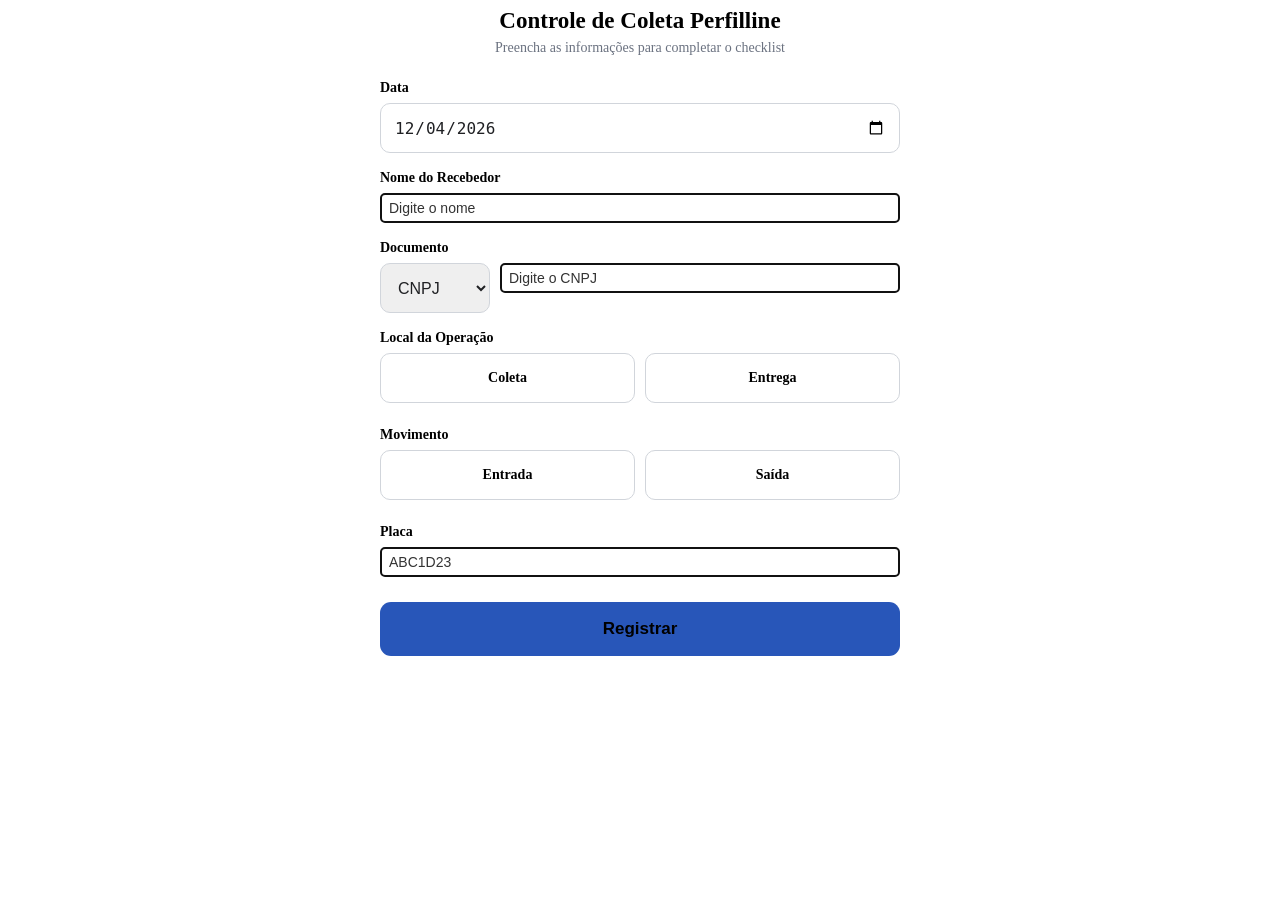
<file: checklist.html>
<!DOCTYPE html>
<html lang="pt-BR">

<head>

    <meta charset="UTF-8">

    <meta name="viewport" content="width=device-width, initial-scale=1.0">

    <title>Checklist</title>

    <style>
        /* ==================================================
           CONFIGURAÇÃO GERAL
        ================================================== */

        * {
            box-sizing: border-box;
        }

        body {


            /* ==================================================   
           CONTAINER
        ================================================== */

            .container {
                width: 100%;
                max-width: 520px;
                margin: auto;
            }


            /* ==================================================
           TÍTULO
        ================================================== */

            h1 {
                margin: 0 0 6px;
                text-align: center;
                font-size: 23px;
            }

            .subtitle {
                margin-bottom: 24px;
                text-align: center;
                color: #6b7280;
                font-size: 14px;
            }


            /* ==================================================
           CAMPOS
        ================================================== */

            .campo {
                margin-bottom: 17px;
            }

            label {
                display: block;
                margin-bottom: 7px;
                font-size: 14px;
                font-weight: bold;
            }


            /* ==================================================
           CAMPOS NORMAIS
        ================================================== */

            input,
            select {
                width: 100%;
                height: 50px;
                padding: 0 13px;

                border: 1px solid #d1d5db;
                border-radius: 10px;

                font-size: 16px;

                color: #202124;
            }

            input:focus,
            select:focus {
                outline: none;
                border-color: #2563eb;
            }


            /* ==================================================
           CAMPOS MARCADOS EM VERMELHO
           MESMO ESTILO DA SEGUNDA IMAGEM
        ================================================== */

            .campo-estilo-login {
                width: 100%;
                height: 30px;

                padding: 0 7px;

                background: rgba(255, 255, 255, 0.30);

                border: 2px solid #111;
                border-radius: 5px;

                color: #000;

                font-size: 14px;

                outline: none;

                box-shadow: none;
            }

            .campo-estilo-login::placeholder {
                color: #333;
                opacity: 1;
            }

            .campo-estilo-login:focus {
                outline: none;

                border-color: #111;

                box-shadow: none;
            }


            /* ==================================================
           CPF / CNPJ
        ================================================== */

            .documento {
                display: grid;
                grid-template-columns: 110px 1fr;
                gap: 10px;
            }


            /* ==================================================
           BOTÕES DE OPÇÃO
        ================================================== */

            .opcoes {
                display: grid;
                grid-template-columns: 1fr 1fr;
                gap: 10px;
            }

            .opcao input {
                display: none;
            }

            .opcao label {
                height: 50px;

                display: flex;
                align-items: center;
                justify-content: center;

                border: 1px solid #d1d5db;
                border-radius: 10px;

                cursor: pointer;
                transition: 0.2s;
            }

            .opcao input:checked+label {
                background: #f59506;
                border-color: #f59506;
            }


            /* ==================================================
           CAMPOS DINÂMICOS
        ================================================== */

            .campo-dinamico {
                display: none;

                margin-top: 12px;
                padding: 12px;

                background: #f8fafc;
                border: 1px solid #e5e7eb;
                border-radius: 10px;
            }

            .campo-dinamico.mostrar {
                display: block;
            }


            /* ==================================================
           BOTÃO REGISTRAR
        ================================================== */

            button {
                width: 100%;
                height: 54px;

                margin-top: 8px;

                border: none;
                border-radius: 11px;

                background: #2856b9;

                font-size: 17px;
                font-weight: bold;

                cursor: pointer;
            }

            button:hover {
                background: #f59506;
            }


            /* ==================================================
           MENSAGEM
        ================================================== */

            #mensagem {
                display: none;

                margin-top: 15px;
                padding: 13px;

                border-radius: 10px;
                text-align: center;

                font-size: 14px;
            }

            #mensagem.sucesso {
                display: block;
                background: #dcfce7;
                color: #166534;
            }

            #mensagem.erro {
                display: block;
                background: #fee2e2;
                color: #991b1b;
            }


            /* ==================================================
           CELULAR
        ================================================== */

            @media (max-width: 400px) {

                body {
                    padding: 10px;
                }

                .card {
                    padding: 17px;
                }

                .documento {
                    grid-template-columns: 95px 1fr;
                }

            }

            </body>
    </style>

</head>


<body>


    <div class="container">

        <div class="card">


            <!-- ==================================================
             TÍTULO
        ================================================== -->

            <h1>Controle de Coleta Perfilline</h1>

            <div class="subtitle">
                Preencha as informações para completar o checklist
            </div>


            <!-- ==================================================
             FORMULÁRIO
        ================================================== -->

            <form id="formulario">


                <!-- DATA -->

                <div class="campo">

                    <label for="data">
                        Data
                    </label>

                    <input type="date" id="data" required>

                </div>


                <!-- RECEBEDOR -->

                <div class="campo">

                    <label for="recebedor">
                        Nome do Recebedor
                    </label>

                    <input type="text" id="recebedor" class="campo-estilo-login" placeholder="Digite o nome" required>

                </div>


                <!-- CPF / CNPJ -->

                <div class="campo">

                    <label>
                        Documento
                    </label>

                    <div class="documento">

                        <select id="tipoDocumento">

                            <option value="CNPJ">
                                CNPJ
                            </option>

                            <option value="CPF">
                                CPF
                            </option>

                        </select>


                        <input type="text" id="documento" class="campo-estilo-login" placeholder="Digite o CNPJ"
                            inputmode="numeric" maxlength="14" required>

                    </div>

                </div>


                <!-- ==================================================
                 OPERAÇÃO
            ================================================== -->

                <div class="campo">

                    <label>
                        Local da Operação
                    </label>


                    <div class="opcoes">


                        <!-- COLETA -->

                        <div class="opcao">

                            <input type="radio" id="coleta" name="operacao" value="Coleta" required>

                            <label for="coleta">
                                Coleta
                            </label>

                        </div>


                        <!-- ENTREGA -->

                        <div class="opcao">

                            <input type="radio" id="entrega" name="operacao" value="Entrega">

                            <label for="entrega">
                                Entrega
                            </label>

                        </div>


                    </div>


                    <!-- LOCAL DA COLETA -->

                    <div id="campoColeta" class="campo-dinamico">

                        <label for="localColeta">
                            Local da Coleta
                        </label>

                        <input type="text" id="localColeta" class="campo-estilo-login" placeholder="Digite o local">

                    </div>


                    <!-- LOCAL DA ENTREGA -->

                    <div id="campoEntrega" class="campo-dinamico">

                        <label for="localEntrega">
                            Local da Entrega
                        </label>

                        <input type="text" id="localEntrega" class="campo-estilo-login" placeholder="Digite o local">

                    </div>


                </div>


                <!-- ==================================================
                 MOVIMENTO
            ================================================== -->

                <div class="campo">

                    <label>
                        Movimento
                    </label>


                    <div class="opcoes">


                        <!-- ENTRADA -->

                        <div class="opcao">

                            <input type="radio" id="entrada" name="movimento" value="Entrada" required>

                            <label for="entrada">
                                Entrada
                            </label>

                        </div>


                        <!-- SAÍDA -->

                        <div class="opcao">

                            <input type="radio" id="saida" name="movimento" value="Saída">

                            <label for="saida">
                                Saída
                            </label>

                        </div>


                    </div>


                    <!-- HORA DE ENTRADA -->

                    <div id="campoEntrada" class="campo-dinamico">

                        <label for="horaEntrada">
                            Hora de Entrada
                        </label>

                        <input type="time" id="horaEntrada" class="campo-estilo-login">

                    </div>


                    <!-- HORA DE SAÍDA -->

                    <div id="campoSaida" class="campo-dinamico">

                        <label for="horaSaida">
                            Hora de Saída
                        </label>

                        <input type="time" id="horaSaida" class="campo-estilo-login">

                    </div>


                </div>


                <!-- ==================================================
                 PLACA
            ================================================== -->

                <div class="campo">

                    <label for="placa">
                        Placa
                    </label>

                    <input type="text" id="placa" class="campo-estilo-login" placeholder="ABC1D23" maxlength="7"
                        required>

                </div>


                <!-- ==================================================
                 BOTÃO
            ================================================== -->

                <button type="submit">
                    Registrar
                </button>


                <!-- MENSAGEM -->

                <div id="mensagem"></div>


            </form>


        </div>

    </div>


    <script>


        /* ==========================================================
           INICIALIZAÇÃO
        ========================================================== */

        document.addEventListener("DOMContentLoaded", function () {

            colocarDataAtual();

            configurarOperacao();

            configurarMovimento();

            configurarDocumento();

            configurarPlaca();

            configurarFormulario();

        });


        /* ==========================================================
           DATA ATUAL
        ========================================================== */

        function colocarDataAtual() {

            const hoje = new Date();

            const ano = hoje.getFullYear();

            const mes = String(
                hoje.getMonth() + 1
            ).padStart(2, "0");

            const dia = String(
                hoje.getDate()
            ).padStart(2, "0");

            document.getElementById("data").value =
                `${ano}-${mes}-${dia}`;
        }


        /* ==========================================================
           COLETA / ENTREGA
        ========================================================== */

        function configurarOperacao() {

            const radios =
                document.querySelectorAll(
                    'input[name="operacao"]'
                );


            radios.forEach(function (radio) {

                const label =
                    document.querySelector(
                        `label[for="${radio.id}"]`
                    );


                label.addEventListener(
                    "click",
                    function (evento) {

                        if (radio.checked) {

                            evento.preventDefault();

                            const campo =
                                radio.value === "Coleta"
                                    ? "campoColeta"
                                    : "campoEntrega";

                            const elemento =
                                document.getElementById(campo);

                            elemento.classList.toggle("mostrar");

                            return;

                        }


                        esconder("campoColeta");

                        esconder("campoEntrega");

                        radio.checked = true;


                        if (radio.value === "Coleta") {

                            mostrar("campoColeta");

                        }


                        if (radio.value === "Entrega") {

                            mostrar("campoEntrega");

                        }

                    }
                );

            });

        }


        /* ==========================================================
           ENTRADA / SAÍDA
        ========================================================== */

        function configurarMovimento() {

            const radios =
                document.querySelectorAll(
                    'input[name="movimento"]'
                );


            radios.forEach(function (radio) {

                const label =
                    document.querySelector(
                        `label[for="${radio.id}"]`
                    );


                label.addEventListener(
                    "click",
                    function (evento) {

                        if (radio.checked) {

                            evento.preventDefault();

                            const campo =
                                radio.value === "Entrada"
                                    ? "campoEntrada"
                                    : "campoSaida";

                            const elemento =
                                document.getElementById(campo);

                            elemento.classList.toggle("mostrar");

                            return;

                        }


                        esconder("campoEntrada");

                        esconder("campoSaida");

                        radio.checked = true;


                        if (radio.value === "Entrada") {

                            mostrar("campoEntrada");

                        }


                        if (radio.value === "Saída") {

                            mostrar("campoSaida");

                        }

                    }
                );

            });

        }


        /* ==========================================================
           MOSTRAR / ESCONDER
        ========================================================== */

        function mostrar(id) {

            document
                .getElementById(id)
                .classList.add("mostrar");

        }


        function esconder(id) {

            document
                .getElementById(id)
                .classList.remove("mostrar");

        }


        /* ==========================================================
           CPF / CNPJ
        ========================================================== */

        function configurarDocumento() {

            const tipo =
                document.getElementById("tipoDocumento");


            const documento =
                document.getElementById("documento");


            tipo.addEventListener(
                "change",
                function () {

                    documento.value = "";


                    if (this.value === "CPF") {

                        documento.maxLength = 11;

                        documento.placeholder =
                            "Digite o CPF";

                    } else {

                        documento.maxLength = 14;

                        documento.placeholder =
                            "Digite o CNPJ";

                    }

                }
            );


            documento.addEventListener(
                "input",
                function () {

                    this.value =
                        this.value
                            .replace(/\D/g, "");

                }
            );

        }


        /* ==========================================================
           PLACA
        ========================================================== */

        function configurarPlaca() {

            const placa =
                document.getElementById("placa");


            placa.addEventListener(
                "input",
                function () {

                    this.value =
                        this.value
                            .replace(/[^a-zA-Z0-9]/g, "")
                            .toUpperCase()
                            .substring(0, 7);

                }
            );

        }


        /* ==========================================================
           FORMULÁRIO
        ========================================================== */

        function configurarFormulario() {

            const formulario =
                document.getElementById("formulario");


            formulario.addEventListener(
                "submit",
                function (evento) {

                    evento.preventDefault();


                    if (!validarFormulario()) {

                        return;

                    }


                    const dados = obterDados();

                }
            );

        }


        /* ==========================================================
           VALIDAR FORMULÁRIO
        ========================================================== */

        function validarFormulario() {

            const tipo =
                document.getElementById(
                    "tipoDocumento"
                ).value;


            const documento =
                document.getElementById(
                    "documento"
                ).value;


            const quantidade =
                tipo === "CPF"
                    ? 11
                    : 14;


            if (documento.length !== quantidade) {

                mostrarMensagem(
                    `O ${tipo} deve conter ${quantidade} dígitos.`,
                    "erro"
                );

                return false;

            }


            const operacao =
                document.querySelector(
                    'input[name="operacao"]:checked'
                );


            if (!operacao) {

                mostrarMensagem(
                    "Selecione Coleta ou Entrega.",
                    "erro"
                );

                return false;

            }


            if (operacao.value === "Coleta") {

                const local =
                    document.getElementById(
                        "localColeta"
                    ).value.trim();


                if (!local) {

                    mostrarMensagem(
                        "Informe o local da coleta.",
                        "erro"
                    );

                    return false;

                }

            }


            if (operacao.value === "Entrega") {

                const local =
                    document.getElementById(
                        "localEntrega"
                    ).value.trim();


                if (!local) {

                    mostrarMensagem(
                        "Informe o local da entrega.",
                        "erro"
                    );

                    return false;

                }

            }


            const movimento =
                document.querySelector(
                    'input[name="movimento"]:checked'
                );


            if (!movimento) {

                mostrarMensagem(
                    "Selecione Entrada ou Saída.",
                    "erro"
                );

                return false;

            }


            if (movimento.value === "Entrada") {

                const hora =
                    document.getElementById(
                        "horaEntrada"
                    ).value;


                if (!hora) {

                    mostrarMensagem(
                        "Informe a hora de entrada.",
                        "erro"
                    );

                    return false;

                }

            }


            if (movimento.value === "Saída") {

                const hora =
                    document.getElementById(
                        "horaSaida"
                    ).value;


                if (!hora) {

                    mostrarMensagem(
                        "Informe a hora de saída.",
                        "erro"
                    );

                    return false;

                }

            }


            return true;

        }


        /* ==========================================================
           PEGAR DADOS
        ========================================================== */

        function obterDados() {

            const operacao =
                document.querySelector(
                    'input[name="operacao"]:checked'
                ).value;


            const movimento =
                document.querySelector(
                    'input[name="movimento"]:checked'
                ).value;


            const dados = {

                data:
                    document.getElementById("data").value,

                recebedor:
                    document.getElementById("recebedor").value,

                tipoDocumento:
                    document.getElementById("tipoDocumento").value,

                documento:
                    document.getElementById("documento").value,

                operacao:
                    operacao,

                localColeta:
                    document.getElementById("localColeta").value,

                localEntrega:
                    document.getElementById("localEntrega").value,

                movimento:
                    movimento,

                horaEntrada:
                    document.getElementById("horaEntrada").value,

                horaSaida:
                    document.getElementById("horaSaida").value,

                placa:
                    document.getElementById("placa").value

            };


            return dados;

        }


        /* ==========================================================
           MENSAGEM
        ========================================================== */

        function mostrarMensagem(
            texto,
            tipo
        ) {

            const mensagem =
                document.getElementById(
                    "mensagem"
                );


            mensagem.textContent = texto;

            mensagem.className = tipo;

        }

    </script>

</body>

</html>
</file>
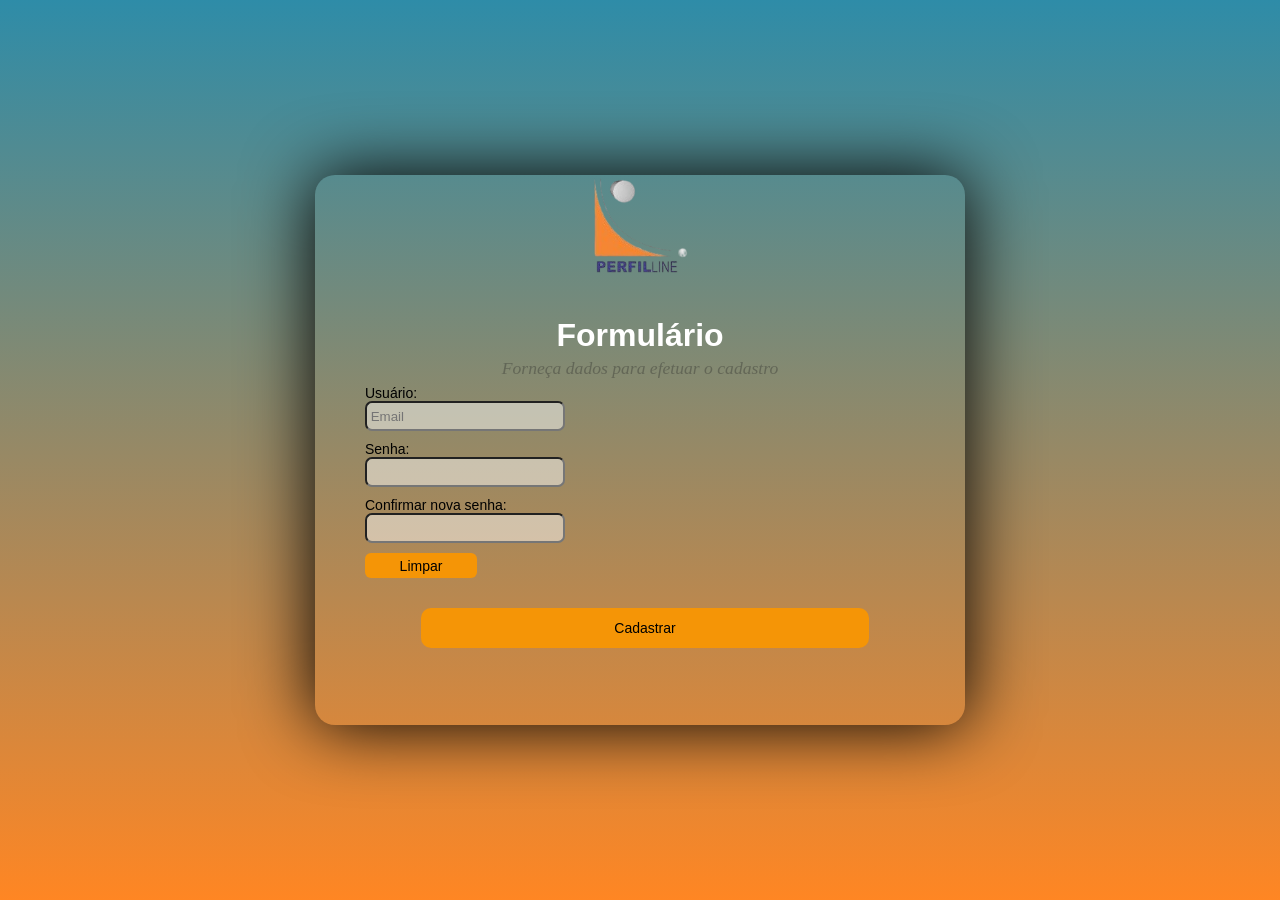
<file: formulário.html>
<!DOCTYPE html>
<html lang="pt-br">
<head>
    <meta charset="UTF-8">
    <meta name="viewport" content="width=device-width, initial-scale=1.0">
    <link rel="shortcut icon" href="Forms/imagens/Pessoa.ico" type="image/x-icon">
    <title>Formulário</title>
    <link rel="stylesheet" href="Forms/estilos/style.css">
    <link rel="stylesheet" href="Forms/estilos/media-query.css"
</head>
<body>
    <main>
        <section id="cadastro">
            <div id="imagem">
                <!-- Aqui vai a imagem nas CSS -->
            </div>
            <div id="formulario">
                <h1>Formulário</h1>
                <p>Forneça dados para efetuar o cadastro</p>
                <h1></h1>
                <style>
                    * {
                        font-family: Arial, Helvetica, sans-serif;
                    }
                </style>
                <body>
                    <form action="index.html" autocomplete="off">
                        <p>
                            <label for="iuser">Usuário:</label>
                            <br>
                            <input type="email" name="login" id="ilogin" required minlength="7" placeholder=" Email">
                        <p>
                            <label for="isenha">Senha:</label>
                            <br>
                            <input type="password" name="senha" id="isenha" minlength="4"
                                pattern="([a-z])*[A-Z])([0-9])([^A-Za-z0-9])" autocomplete="current-password" required>
                        <p><label for="iconfirmarsenha">Confirmar nova senha:</label>
                            <br>
                            <input type="password" name="confirmar_senha" id="iconfirmarsenha" minlength="8"
                                pattern="(?=.*[a-z])(?=.*[A-Z])(?=.*[0-9])(?=.*[^A-Za-z0-9]).{8,}"
                                title="A senha deve ter no mínimo 8 caracteres, uma letra maiúscula, uma letra minúscula, um número e um caractere especial."
                                autocomplete="new-password" required>
                        </p>
                        <p><input type="reset" value="Limpar" onclick="alert('Os dados foram limpos! 🧹☁️😶‍🌫️')">
                        </p><p><input type="submit" value="Cadastrar">
                                </button>
                            </p>
                        </form>
                    </form>
                </body>
            </div>
        </section>
    </main>
</body>
</html>
</file>
<file: Forms/estilos/style.css>
/* vv Início das configurações do Plano de fundo atrás do quadrado de "Login" vv */

@charset "UTF-8";

*{  font-family: -apple-system, BlinkMacSystemFont, 'Poppins', Roboto, Oxygen, Ubuntu, Cantarell, 'Open Sans', 'Helvetica Neue', sans-serif;
    padding: 0px;
    margin: 0px;
    box-sizing: border-box;  
}

body,html {
    background: #ffffff00 url(../imagens/site.jpg) no-repeat;
    background-position: 42% 60%;
    height:100vh;
    width:100vw;
}

/* ^^ Fim das configurações do Plano de fundo atrás do quadrado de "Login" ^^ */
/* [base64]*/
/* vv Início das configurações do quadrado e da sombra vv */

main {
    position: relative;
    height: 100vh;
    width: 100vw;
}

section#cadastro {
    position: absolute;
    top: 50%;
    left: 50%;
    overflow: hidden;
    background-color: #beb7fd00;
    width: 425px;
    height: 550px;
    border-radius: 20px;
    box-shadow: 0px 0px 70px rgb(0, 0, 0);
    transform: translate(-50%, -50%);
    transition: width 1s, height 1s;

}

/* ^^ Fim das configurações do quadrado e da sombra ^^ */
/* [base64]*/
/* vv Início das configurações da imagem anexada ao quadrado externo vv */

section#cadastro > div#imagem {
    height: 100px;
    background: #ffffff00 url(../imagens/perfilline.png) no-repeat;
    background-position: bottom center;
    background-size: 15%;
}

 /* ^^ Fim das configurações da imagem anexada ao quadrado externo ^^ */
 /* [base64]*/
 /* vv Início das configurações das informações de Formulário e Forneça seus dados para cadastro vv */

 section#cadastro > div#formulario {
    display: block;
    padding: 20px;
    margin: 20px;
    
}
    div#formulario > h1 { /* Formulário)*/
        padding: 2px;
        font-size: 2em;
        font-family: 'Gill Sans', Gill Sans MT, Calibri, Trebuchet MS, sans-serif;
        text-align: center;
        color: #ffffff;
    }

    
    div#formulario > p { /* Forneça seus dados para cadastro */
    margin: 2px;
    font-size: 1.1em;
    font-family: 'Georgia', 'Times New Roman', Times, serif;
    text-align: center;
    margin-bottom: 2px;
    font-style: italic;
    color: #24242457;
    }

/* ^^ Fim das configurações das informações de Formulário e Forneça seus dados para cadastro ^^ */
/* [base64]*/
/* vv Início das configurações do botão "Enviar" vv */

form input[type="submit"] {
    font-size: 1em;
    display: block;
    width: 80%;
    height: 40px;
    background-color: #f59506;
    border: none;
    border-radius: 25px;
    cursor: pointer;
    margin: 20px auto;
    color: #000000;
}

form input[type="submit"]:hover {
    background-color: #acdae7;
}

/* ^^ Fim das configurações do botão "Enviar" ^^ */
/* [base64]*/
/* vv Início das configurações do botão "Limpar" vv */

form input[type="reset"] {
    font-size: 1em;
    display: block;
    width: 20%;
    height: 25px;
    background-color: #f59506;
    border: none;
    border-radius: 6px;
    cursor: pointer;
    margin: 10;
    color: #000000;
}

form input[type="reset"]:hover {
    background-color: #acdae7;
}

/* ^^ Fim das configurações do botão "Limpar" ^^ */
/* [base64]*/
/* vv Início das configurações de tamanho dos campos "Email e Senha" vv */

input[type="email"] {

    width: 200px;
    height: 30px;
    border-radius: 7px;
    background-color: #ffffff7a;
}

input[type="password"] {
    width: 200px;
    height: 30px;
    border-radius: 7px;
    background-color: #ffffff7a;
}

/* ^^ Fim das configurações de tamanho dos campos "Email e Senha" ^^ */
/* [base64]*/
/* vv Início das configurações de margem e espaçamento dos campos "Email e Senha vv */

form {
    font-size: 14px;
    font-family:Arial, Helvetica, sans-serif;
    display: flex;
    flex-direction:column;
    margin-left: 10px;
    margin-top: 0px;
    gap: 10px;
    
    }
/* ^^ Fim das configurações de margem e espaçamento dos campos "Email e Senha ^^ */
/* [base64]*/

/* vv Início das configurações do botão "Cadastrar" vv */

form input[type="submit"] {
    font-size: 1em;
    display: block;
    width: 80%;
    height: 40px;
    background-color: #f59506;
    border: none;
    border-radius: 10px;
    cursor: pointer;
    margin: 20px auto;
    color: #000000;
}

form input[type="submit"]:hover {
    background-color: #acdae7;
}

/* ^^ Fim das configurações do botão "Cadastrar" ^^ */
/* [base64]*/
</file>
<file: Forms/estilos/media-query.css>
@charset "UTF-8";

/* Typical Device Breakpoints
------------------------------
Pequenas telas: até 600px
Celular: de 600px até 768px
Tablet: 768px ate 992px
Desktop: 992px ate 1200px
Grandes telas: acima de 1200px
*/

@media screen and (min-width: 768px) and (max-width: 991px) {

    body {
        background-image: linear-gradient(to top, #eca343, #2e8ca8);
    }

    section#cadastro {
    width: 650px;
    }
}

@media screen and (min-width: 992px){

    body {
        background-image: linear-gradient(to top, #ff8623, #2e8ca8);
    }

    section#cadastro {
    width: 650px;
    }  
}
</file>
